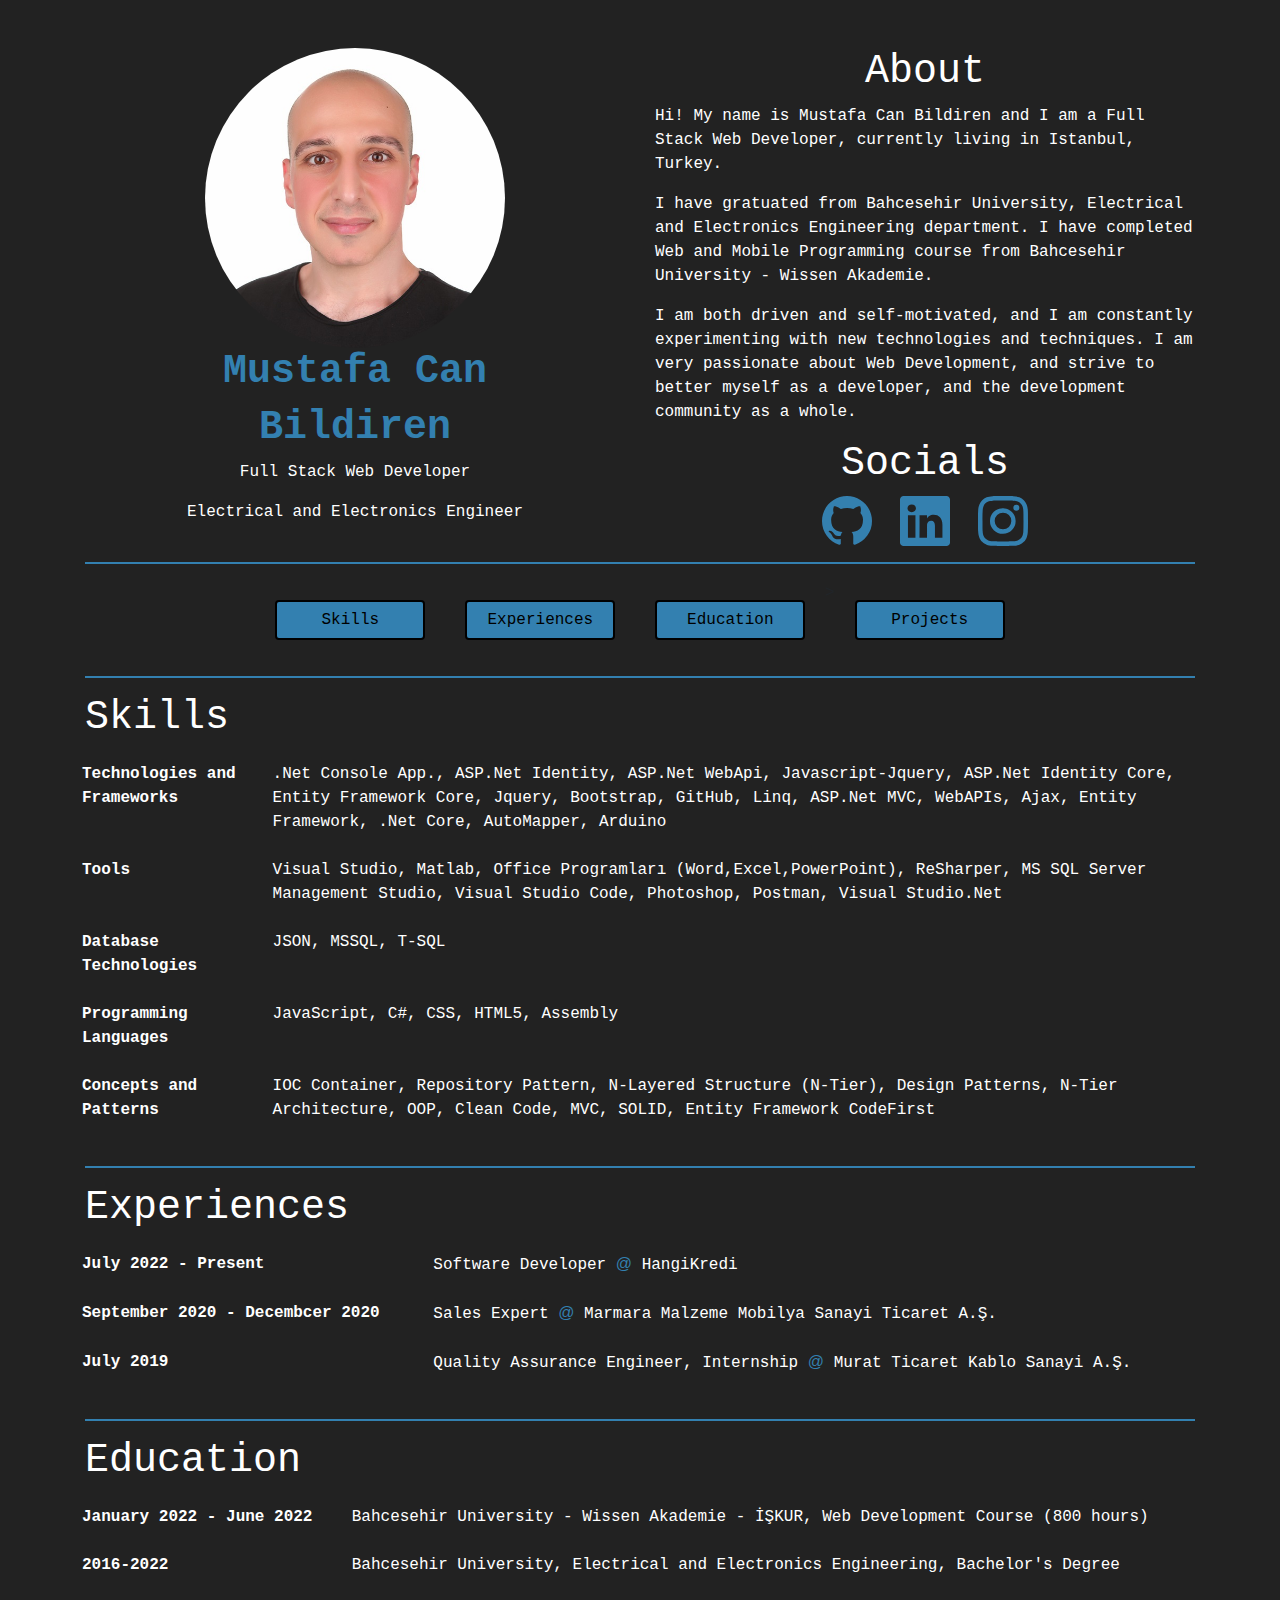
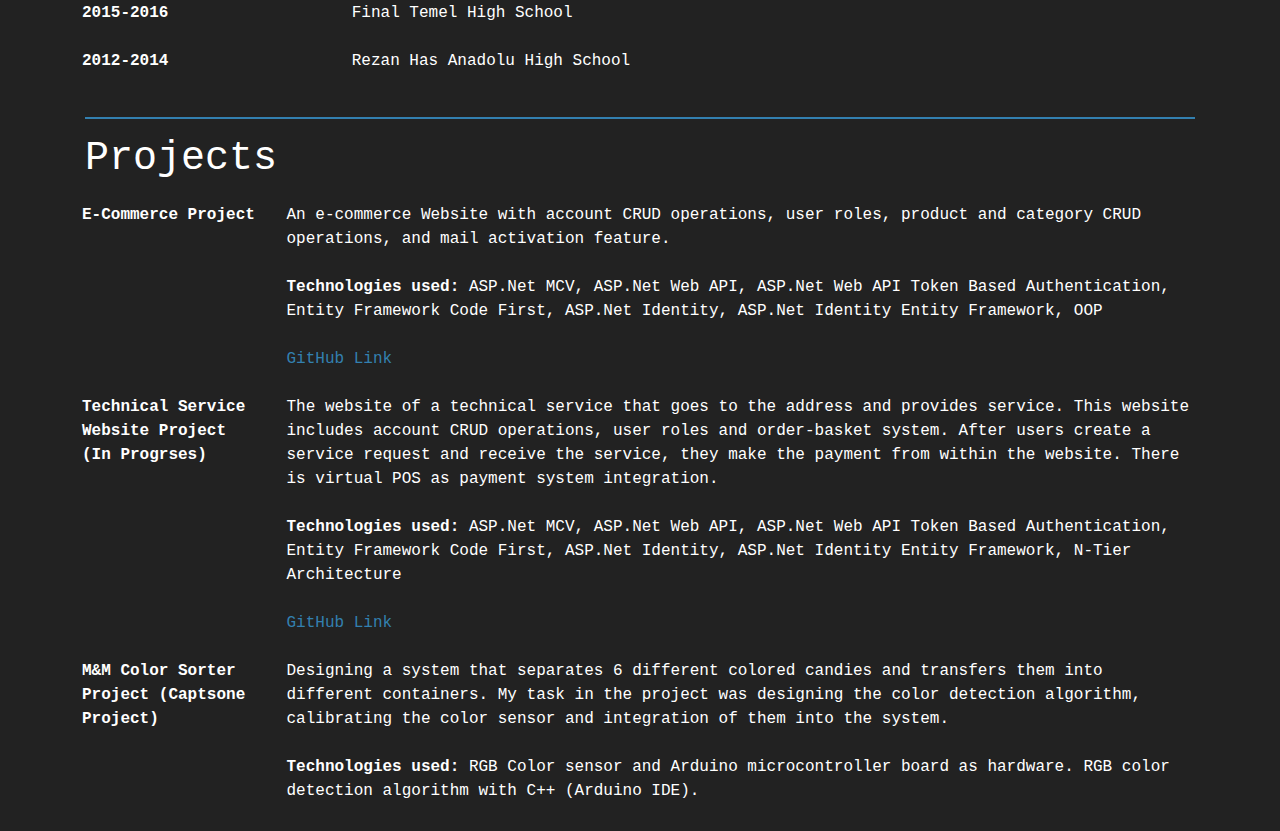
<file: index.html>
<!DOCTYPE html>
<html lang="en">

<head>
  <meta charset="UTF-8" />
  <meta http-equiv="X-UA-Compatible" content="IE=edge" />
  <meta name="viewport" content="width=device-width, initial-scale=1.0" />
  <title>Mustafa Can Bildiren</title>
  <link rel="icon" href="./Resources/lightning.svg" type="image/x-icon" />
  <link rel="stylesheet" href="https://cdn.jsdelivr.net/npm/bootstrap@4.4.1/dist/css/bootstrap.min.css"
    integrity="sha384-Vkoo8x4CGsO3+Hhxv8T/Q5PaXtkKtu6ug5TOeNV6gBiFeWPGFN9MuhOf23Q9Ifjh" crossorigin="anonymous" />
  <script src="https://code.jquery.com/jquery-3.4.1.slim.min.js"
    integrity="sha384-J6qa4849blE2+poT4WnyKhv5vZF5SrPo0iEjwBvKU7imGFAV0wwj1yYfoRSJoZ+n"
    crossorigin="anonymous"></script>
  <script src="https://cdn.jsdelivr.net/npm/popper.js@1.16.0/dist/umd/popper.min.js"
    integrity="sha384-Q6E9RHvbIyZFJoft+2mJbHaEWldlvI9IOYy5n3zV9zzTtmI3UksdQRVvoxMfooAo"
    crossorigin="anonymous"></script>
  <script src="https://cdn.jsdelivr.net/npm/bootstrap@4.4.1/dist/js/bootstrap.min.js"
    integrity="sha384-wfSDF2E50Y2D1uUdj0O3uMBJnjuUD4Ih7YwaYd1iqfktj0Uod8GCExl3Og8ifwB6"
    crossorigin="anonymous"></script>
  <link rel="stylesheet" href="./Resources/index.css" />
</head>

<body>
  <div class="container">
    <!-- photo titles about socials -->
    <div class="row mt-5">
      <!-- photo titles -->
      <div class="col-md-6 text-center">
        <img src="./Resources/Photo.jpg" class="img-fluid photo" alt="portrait" />
        <h1 class="imageundertitle">Mustafa Can</h1>
        <h1 class="imageundertitle">Bildiren</h1>
        <p class="mainText">Full Stack Web Developer</p>
        <p class="mainText">Electrical and Electronics Engineer</p>
      </div>
      <!-- about socials -->
      <div class="col-md-6">
        <h1 class="titleText text-center">About</h1>
        <p class="mainText">
          Hi! My name is Mustafa Can Bildiren and I am a Full Stack Web
          Developer, currently living in Istanbul, Turkey.
        </p>
        <p class="mainText">
          I have gratuated from Bahcesehir University, Electrical and
          Electronics Engineering department. I have completed Web and Mobile
          Programming course from Bahcesehir University - Wissen Akademie.
        </p>
        <p class="mainText">
          I am both driven and self-motivated, and I am constantly
          experimenting with new technologies and techniques. I am very
          passionate about Web Development, and strive to better myself as a
          developer, and the development community as a whole.
        </p>
        <div class="text-center">
          <h1 class="titleText mt-3">Socials</h1>
          <a target="_blank" href="https://github.com/mcanbildiren"><img src="./Resources/github.svg" alt="github"
              class="icon mr-4" /></a>
          <a target="_blank" href="https://www.linkedin.com/in/mcanbildiren/"><img src="./Resources/linkedin.svg"
              alt="linkedin" class="icon mr-4" /></a>
          <a target="_blank" href="https://www.instagram.com/mcanbildiren/"><img src="./Resources/instagram.svg"
              alt="instagram" class="icon" /></a>
        </div>
      </div>
    </div>
    <hr />
    <div class="row d-flex justify-content-center">
      <a><button onclick="goToSkills()" class="btn btn-mcb">Skills</button></a>
      <a><button onclick="goToExperiences()" class="btn btn-mcb">
          Experiences
        </button></a <a><button onclick="goToEducation()" class="btn btn-mcb">
        Education
      </button></a>
      >
      <a><button onclick="goToProjects()" class="btn btn-mcb">
          Projects
        </button></a>
    </div>
    <hr id="skills" />
    <div class="row">
      <h1 class="titleText col-md-12">Skills</h1>
      <table class="mainText table table-borderless">
        <tbody>
          <tr>
            <th>Technologies and Frameworks</th>
            <td>
              .Net Console App., ASP.Net Identity, ASP.Net WebApi,
              Javascript-Jquery, ASP.Net Identity Core, Entity Framework Core,
              Jquery, Bootstrap, GitHub, Linq, ASP.Net MVC, WebAPIs, Ajax,
              Entity Framework, .Net Core, AutoMapper, Arduino
            </td>
          </tr>
          <tr>
            <th>Tools</th>
            <td>
              Visual Studio, Matlab, Office Programları
              (Word,Excel,PowerPoint), ReSharper, MS SQL Server Management
              Studio, Visual Studio Code, Photoshop, Postman, Visual
              Studio.Net
            </td>
          </tr>
          <tr>
            <th>Database Technologies</th>
            <td>JSON, MSSQL, T-SQL</td>
          </tr>
          <tr>
            <th>Programming Languages</th>
            <td>JavaScript, C#, CSS, HTML5, Assembly</td>
          </tr>
          <tr>
            <th>Concepts and Patterns</th>
            <td>
              IOC Container, Repository Pattern, N-Layered Structure (N-Tier),
              Design Patterns, N-Tier Architecture, OOP, Clean Code, MVC,
              SOLID, Entity Framework CodeFirst
            </td>
          </tr>
        </tbody>
      </table>
    </div>
    <hr id="experiences" />
    <div class="row">
      <h1 class="titleText col-md-12">Experiences</h1>
      <table class="mainText table table-borderless">
        <tbody>
          <tr>
            <th>July 2022 - Present</th>
            <td>Software Developer <span class="at">@</span> HangiKredi</td>
          </tr>
          <tr>
            <th>September 2020 - Decembcer 2020</th>
            <td>
              Sales Expert <span class="at">@</span> Marmara Malzeme Mobilya Sanayi Ticaret A.Ş.
            </td>
          </tr>
          <tr>
            <th>July 2019</th>
            <td>
              Quality Assurance Engineer, Internship <span class="at">@</span> Murat Ticaret Kablo Sanayi
              A.Ş.
            </td>
          </tr>
        </tbody>
      </table>
    </div>
    <hr id="education" />
    <div class="row">
      <h1 class="titleText col-md-12">Education</h1>
      <table class="mainText table table-borderless">
        <tbody>
          <tr>
            <th>January 2022 - June 2022</th>
            <td>
              Bahcesehir University - Wissen Akademie - İŞKUR, Web Development
              Course (800 hours)
            </td>
          </tr>
          <tr>
            <th>2016-2022</th>
            <td>
              Bahcesehir University, Electrical and Electronics Engineering,
              Bachelor's Degree
            </td>
          </tr>
          <tr>
            <th>2015-2016</th>
            <td>Final Temel High School</td>
          </tr>
          <tr>
            <th>2012-2014</th>
            <td>Rezan Has Anadolu High School</td>
          </tr>
        </tbody>
      </table>
    </div>
    <hr id="projects" />
    <div class="row">
      <h1 class="titleText col-md-12">Projects</h1>
      <table class="mainText table table-borderless">
        <tbody>
          <tr>
            <th>E-Commerce Project</th>
            <td>
              An e-commerce Website with account CRUD operations, user roles,
              product and category CRUD operations, and mail activation
              feature.
            </td>
          </tr>
          <tr>
            <th></th>
            <td>
              <strong>Technologies used:</strong> ASP.Net MCV, ASP.Net Web
              API, ASP.Net Web API Token Based Authentication, Entity
              Framework Code First, ASP.Net Identity, ASP.Net Identity Entity
              Framework, OOP
            </td>
          </tr>
          <tr>
            <th></th>
            <td>
              <a class="ghLink" target="_blank"
                href="https://github.com/mcanbildiren/WebMobileExample/tree/master/AdminTemplate">GitHub Link</a>
            </td>
          </tr>
          <tr>
            <th>Technical Service Website Project (In Progrses)</th>
            <td>
              The website of a technical service that goes to the address and
              provides service. This website includes account CRUD operations,
              user roles and order-basket system. After users create a service
              request and receive the service, they make the payment from
              within the website. There is virtual POS as payment system
              integration.
            </td>
          </tr>
          <tr>
            <th></th>
            <td>
              <strong>Technologies used:</strong> ASP.Net MCV, ASP.Net Web
              API, ASP.Net Web API Token Based Authentication, Entity
              Framework Code First, ASP.Net Identity, ASP.Net Identity Entity
              Framework, N-Tier Architecture
            </td>
          </tr>
          <tr>
            <th></th>
            <td><a class="ghLink" target="_blank"
                href="https://github.com/mcanbildiren/Technical-Service-Project">GitHub Link</a></td>
          </tr>
          <tr>
            <th>M&M Color Sorter Project (Captsone Project)</th>
            <td>
              Designing a system that separates 6 different colored candies
              and transfers them into different containers. My task in the
              project was designing the color detection algorithm, calibrating
              the color sensor and integration of them into the system.
            </td>
          </tr>
          <tr>
            <th></th>
            <td>
              <strong>Technologies used:</strong> RGB Color sensor and Arduino
              microcontroller board as hardware. RGB color detection algorithm
              with C++ (Arduino IDE).
            </td>
          </tr>
        </tbody>
      </table>
    </div>
  </div>
</body>
<script>
  const skills = document.getElementById("skills");
  function goToSkills() {
    skills.scrollIntoView();
  }
  const education = document.getElementById("education");
  function goToEducation() {
    education.scrollIntoView();
  }
  const experiences = document.getElementById("experiences");
  function goToExperiences() {
    experiences.scrollIntoView();
  }
  const projects = document.getElementById("projects");
  function goToProjects() {
    projects.scrollIntoView();
  }
</script>

</html>
</file>
<file: Resources/index.css>
html {
  scroll-behavior: smooth;
}

body {
  background-color: #222;
}

.ghLink {
  color: #3380b0;
}

.ghLink:hover {
  color: white;
  background-color: black;
  border: 1px solid white;
  text-decoration: none;
}

.icon {
  width: 50px;
  height: auto;
  filter: invert(49%) sepia(19%) saturate(1563%) hue-rotate(160deg)
    brightness(87%) contrast(87%);
}

.container {
  min-width: 450px;
}

.photo {
  border-radius: 50%;
  height: 300px;
  width: auto;
  display: inline-block;
  position: relative;
  overflow: hidden;
}

.imageundertitle {
  color: #3380b0;
  font-family: "Courier New", monospace;
  font-weight: bold;
}

.mainText {
  font-family: "Courier New", monospace;
  color: white;
}

.titleText {
  font-family: "Courier New", monospace;
  color: white;
}

.btn-mcb {
  margin: 20px;
  color: black;
  background-color: #3380b0;
  width: 150px;
  height: auto;
  border: 2px solid #000;
  font-family: "Courier New", monospace;
  font-weight: 500;
}

.btn-mcb:hover {
  color: white;
  background-color: #000;
  border: 1px solid white;
}

hr {
  height: 2px;
  width: auto;
  border-width: 0;
  color: #3380b0;
  background-color: #3380b0;
}

::-webkit-scrollbar {
  width: 8px;
}

::-webkit-scrollbar-track {
  background: #222;
}

::-webkit-scrollbar-thumb {
  background: #777;
}

::-webkit-scrollbar-thumb:hover {
  background: white;
}

.at {
  color: #3380b0;
  font-family: Verdana, Geneva, Tahoma, sans-serif;
}
</file>
